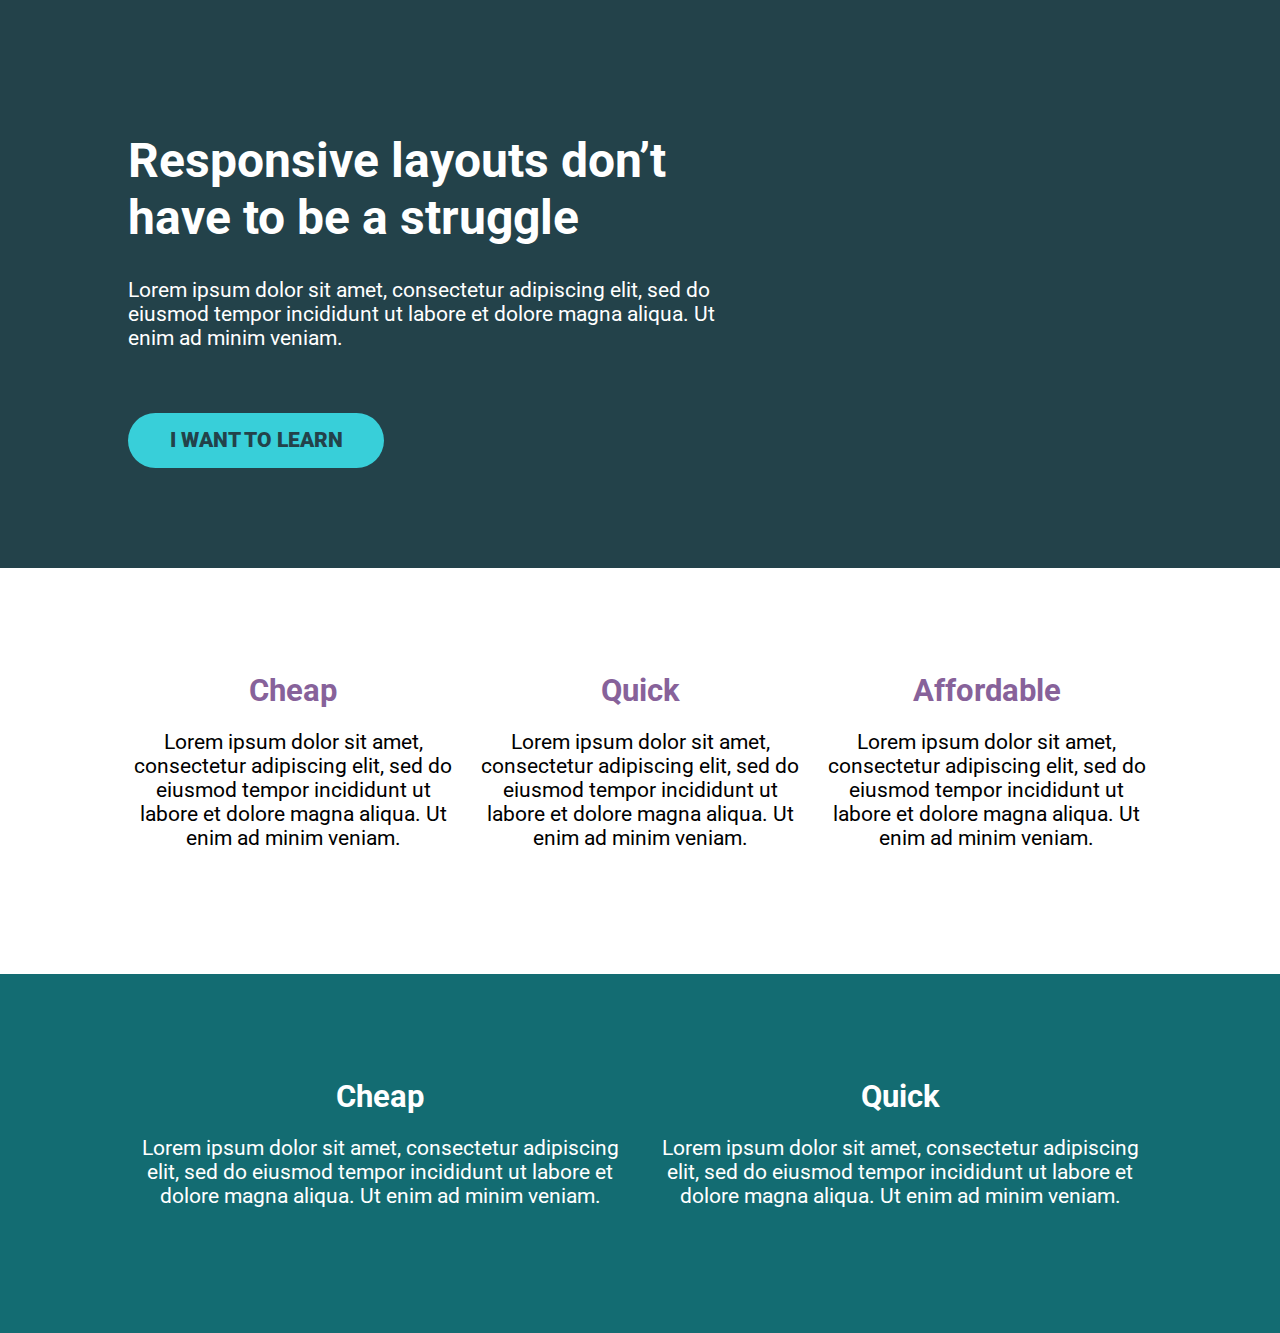
<file: day-eight/index.html>
<!DOCTYPE html>
<html lang="en">
  <head>
    <meta charset="UTF-8" />
    <meta name="viewport" content="width=device-width, initial-scale=1.0" />
    <title>Challenge time!</title>
    <link
      href="https://fonts.googleapis.com/css2?family=Roboto:wght@400;900&display=swap"
      rel="stylesheet"
    />
    <link rel="stylesheet" href="style.css" />
  </head>
  <body>
    <div class="hero">
      <div class="container">
        <div class="hero__text">
          <h1>Responsive layouts don’t have to be a struggle</h1>
          <p>
            Lorem ipsum dolor sit amet, consectetur adipiscing elit, sed do
            eiusmod tempor incididunt ut labore et dolore magna aliqua. Ut enim
            ad minim veniam.
          </p>
          <a href="#" class="btn">I want to learn</a>
        </div>
      </div>
    </div>
    <section class="container row">
        <div class="col">
          <h2 class="purple">Cheap</h2>
          <p>
            Lorem ipsum dolor sit amet, consectetur adipiscing elit, sed do
            eiusmod tempor incididunt ut labore et dolore magna aliqua. Ut enim
            ad minim veniam.
          </p>
        </div>
        <div class="col">
          <h2 class="purple">Quick</h2>
          <p>
            Lorem ipsum dolor sit amet, consectetur adipiscing elit, sed do
            eiusmod tempor incididunt ut labore et dolore magna aliqua. Ut enim
            ad minim veniam.
          </p>
        </div>
        <div class="col">
          <h2 class="purple">Affordable</h2>
          <p>
            Lorem ipsum dolor sit amet, consectetur adipiscing elit, sed do
            eiusmod tempor incididunt ut labore et dolore magna aliqua. Ut enim
            ad minim veniam.
          </p>
      </div>
    </section>
    <section class="light-blue">
      <div class="container  row">
          <div class="col">
            <h2>Cheap</h2>
            <p>
              Lorem ipsum dolor sit amet, consectetur adipiscing elit, sed do
              eiusmod tempor incididunt ut labore et dolore magna aliqua. Ut
              enim ad minim veniam.
            </p>
          </div>
          <div class="col">
            <h2>Quick</h2>
            <p>
              Lorem ipsum dolor sit amet, consectetur adipiscing elit, sed do
              eiusmod tempor incididunt ut labore et dolore magna aliqua. Ut
              enim ad minim veniam.
            </p>
          </div>
      </section>
    </div>
  </body>
</html>
</file>
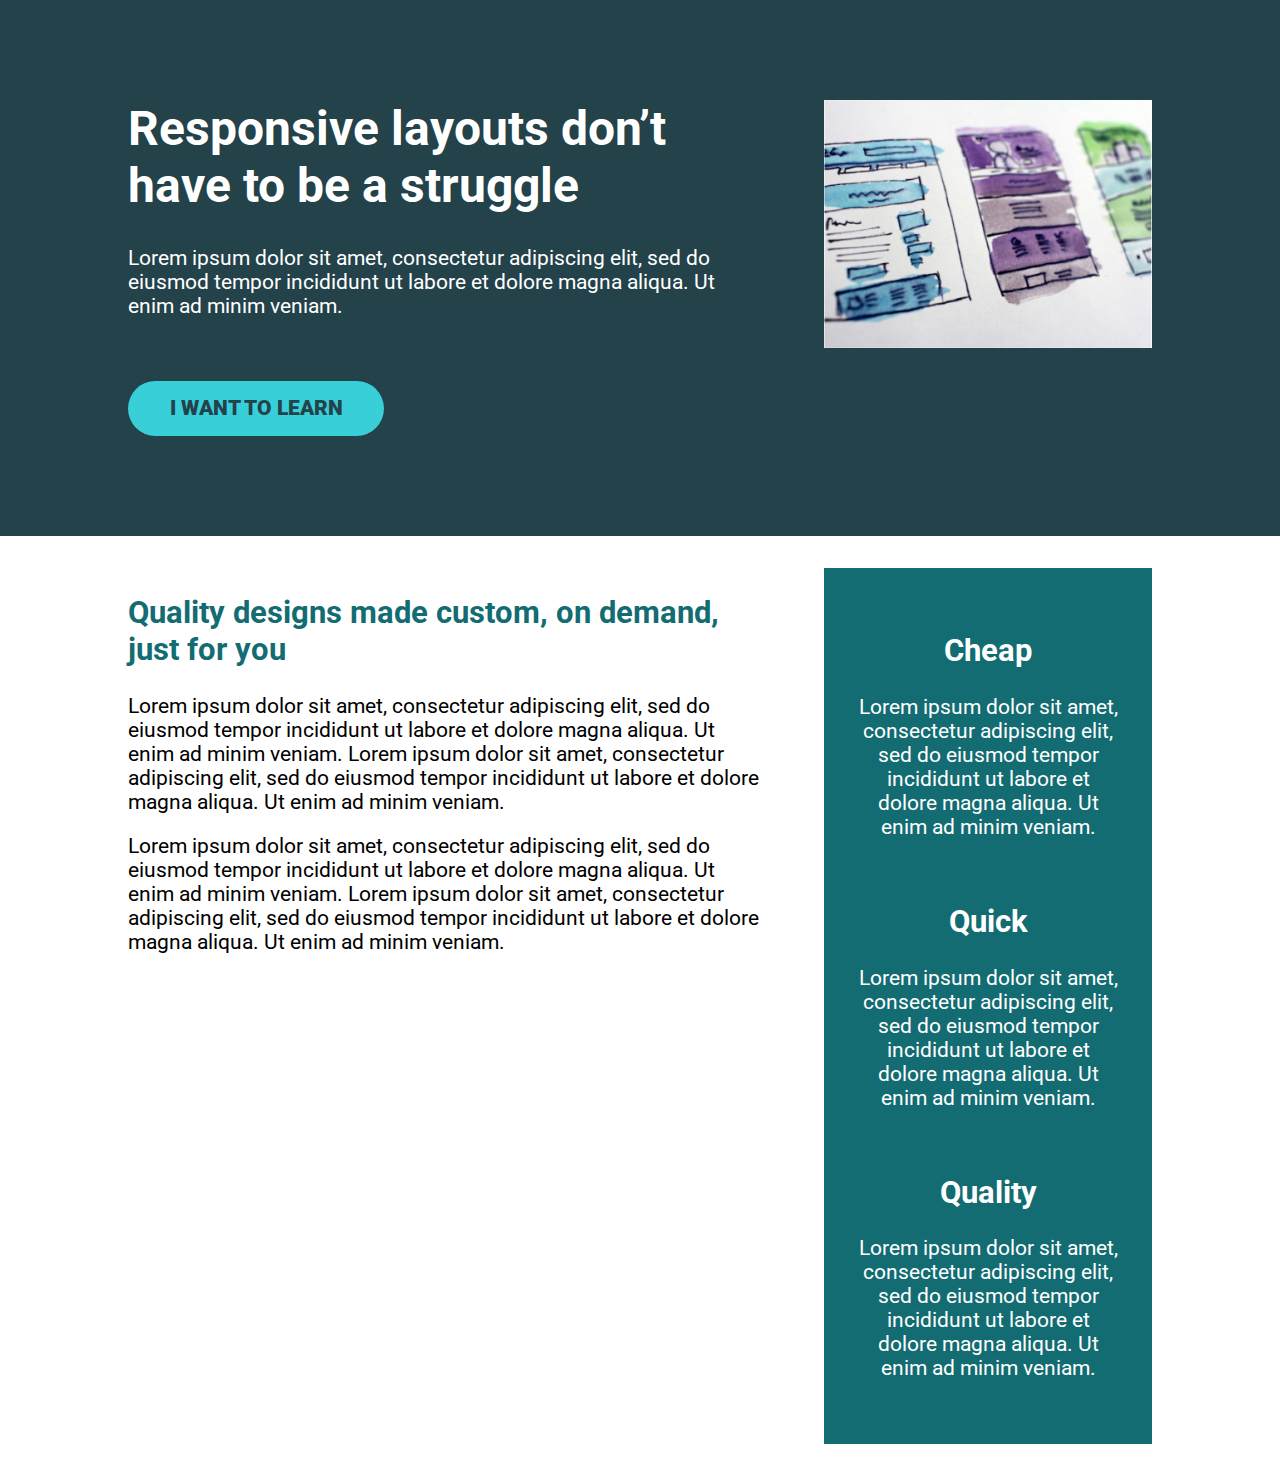
<file: day-nine/index.html>
<!DOCTYPE html>
<html lang="en">
  <head>
    <meta charset="UTF-8" />
    <meta name="viewport" content="width=device-width, initial-scale=1.0" />
    <title>Conquering Rsponsive Layouts</title>
    <link
      href="https://fonts.googleapis.com/css2?family=Roboto:wght@400;900&display=swap"
      rel="stylesheet"
    />
    <link rel="stylesheet" href="style.css" />
  </head>
  <body>
    <div class="hero">
      <div class="container row">
        <div class="hero__text">
          <h1>Responsive layouts don’t have to be a struggle</h1>
          <p>
            Lorem ipsum dolor sit amet, consectetur adipiscing elit, sed do
            eiusmod tempor incididunt ut labore et dolore magna aliqua. Ut enim
            ad minim veniam.
          </p>
          <a href="#" class="btn">I want to learn</a>
        </div>
        <div class="hero__img">
          <img src="./img/hero-img.jpg" alt="website sketches" />
        </div>
      </div>
    </div>
    <main>
      <section class="container row">
        <div class="section-content">
          <h2 class="text-blue">Quality designs made custom, on demand, just for you</h2>
          <p>
            Lorem ipsum dolor sit amet, consectetur adipiscing elit, sed do
            eiusmod tempor incididunt ut labore et dolore magna aliqua. Ut enim
            ad minim veniam. Lorem ipsum dolor sit amet, consectetur adipiscing
            elit, sed do eiusmod tempor incididunt ut labore et dolore magna
            aliqua. Ut enim ad minim veniam.
          </p>
          <p>
            Lorem ipsum dolor sit amet, consectetur adipiscing elit, sed do
            eiusmod tempor incididunt ut labore et dolore magna aliqua. Ut enim
            ad minim veniam. Lorem ipsum dolor sit amet, consectetur adipiscing
            elit, sed do eiusmod tempor incididunt ut labore et dolore magna
            aliqua. Ut enim ad minim veniam.
          </p>
        </div>
        <article class="col--blue">
          <div class="col__content">
            <h2>Cheap</h2>
            <p>
              Lorem ipsum dolor sit amet, consectetur adipiscing elit, sed do
              eiusmod tempor incididunt ut labore et dolore magna aliqua. Ut
              enim ad minim veniam.
            </p>
          </div>
          <div class="col__content">
            <h2>Quick</h2>
            <p>
              Lorem ipsum dolor sit amet, consectetur adipiscing elit, sed do
              eiusmod tempor incididunt ut labore et dolore magna aliqua. Ut
              enim ad minim veniam.
            </p>
          </div>
          <div class="col__content">
            <h2>Quality</h2>
            <p>
              Lorem ipsum dolor sit amet, consectetur adipiscing elit, sed do
              eiusmod tempor incididunt ut labore et dolore magna aliqua. Ut
              enim ad minim veniam.
            </p>
          </div>
        </article>
      </section>
    </main>
  </body>
</html>
</file>
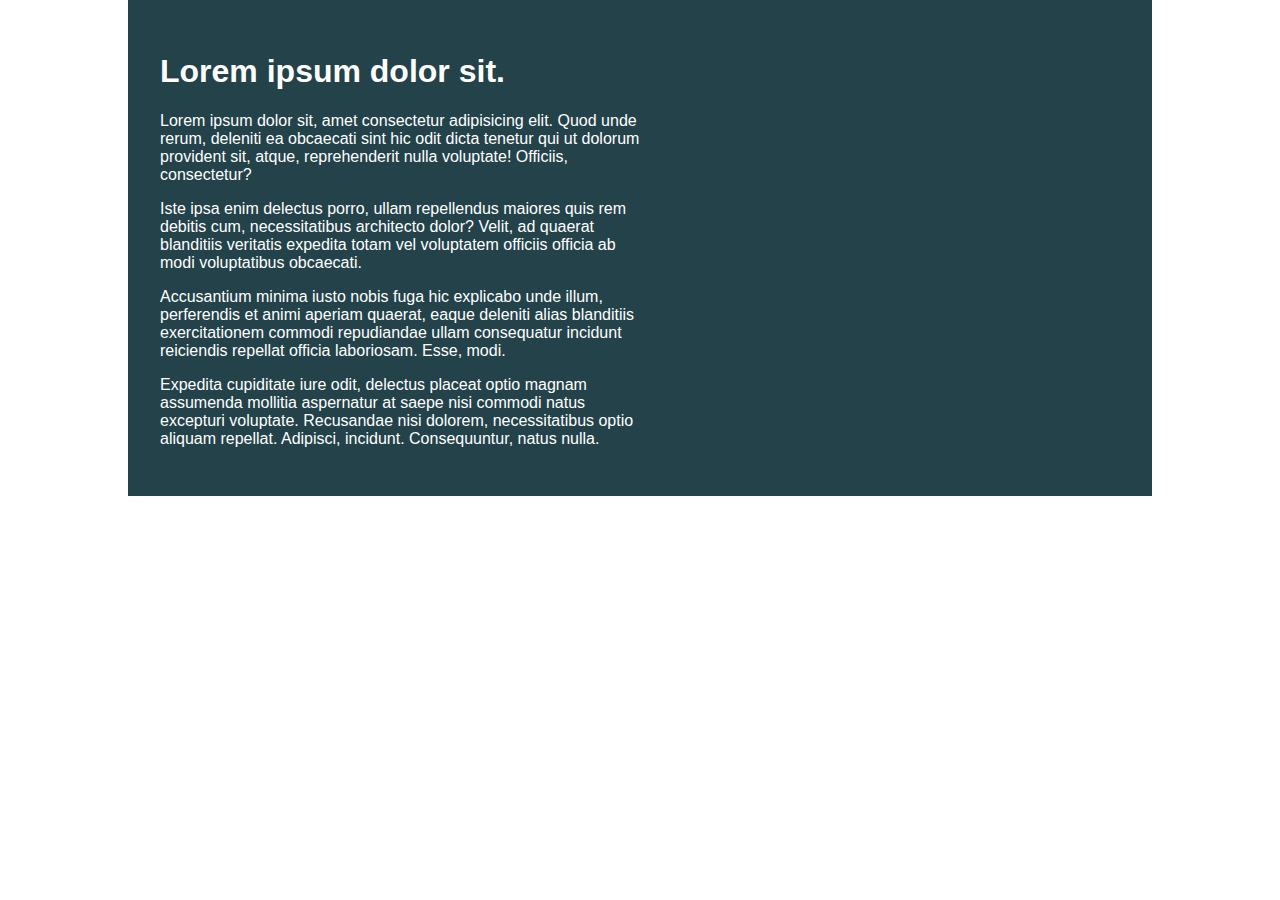
<file: day-one/index.html>
<!DOCTYPE html>
<html lang="en">

<head>
    <meta charset="UTF-8">
    <meta name="viewport" content="width=device-width, initial-scale=1.0">
    <title>Day 01</title>

    <link rel="stylesheet" href="style.css">
</head>

<body>
    <div class="container">
        <div class="intro-content">
            <h1>Lorem ipsum dolor sit.</h1>
            <p>Lorem ipsum dolor sit, amet consectetur adipisicing elit. Quod unde rerum, deleniti ea obcaecati sint hic
                odit dicta tenetur qui ut dolorum provident sit, atque, reprehenderit nulla voluptate! Officiis,
                consectetur?</p>
            <p>Iste ipsa enim delectus porro, ullam repellendus maiores quis rem debitis cum, necessitatibus architecto
                dolor? Velit, ad quaerat blanditiis veritatis expedita totam vel voluptatem officiis officia ab modi
                voluptatibus obcaecati.</p>
            <p>Accusantium minima iusto nobis fuga hic explicabo unde illum, perferendis et animi aperiam quaerat, eaque
                deleniti alias blanditiis exercitationem commodi repudiandae ullam consequatur incidunt reiciendis
                repellat officia laboriosam. Esse, modi.</p>
            <p>Expedita cupiditate iure odit, delectus placeat optio magnam assumenda mollitia aspernatur at saepe nisi
                commodi natus excepturi voluptate. Recusandae nisi dolorem, necessitatibus optio aliquam repellat.
                Adipisci, incidunt. Consequuntur, natus nulla.</p>
        </div>
    </div>
</body>

</html>
</file>
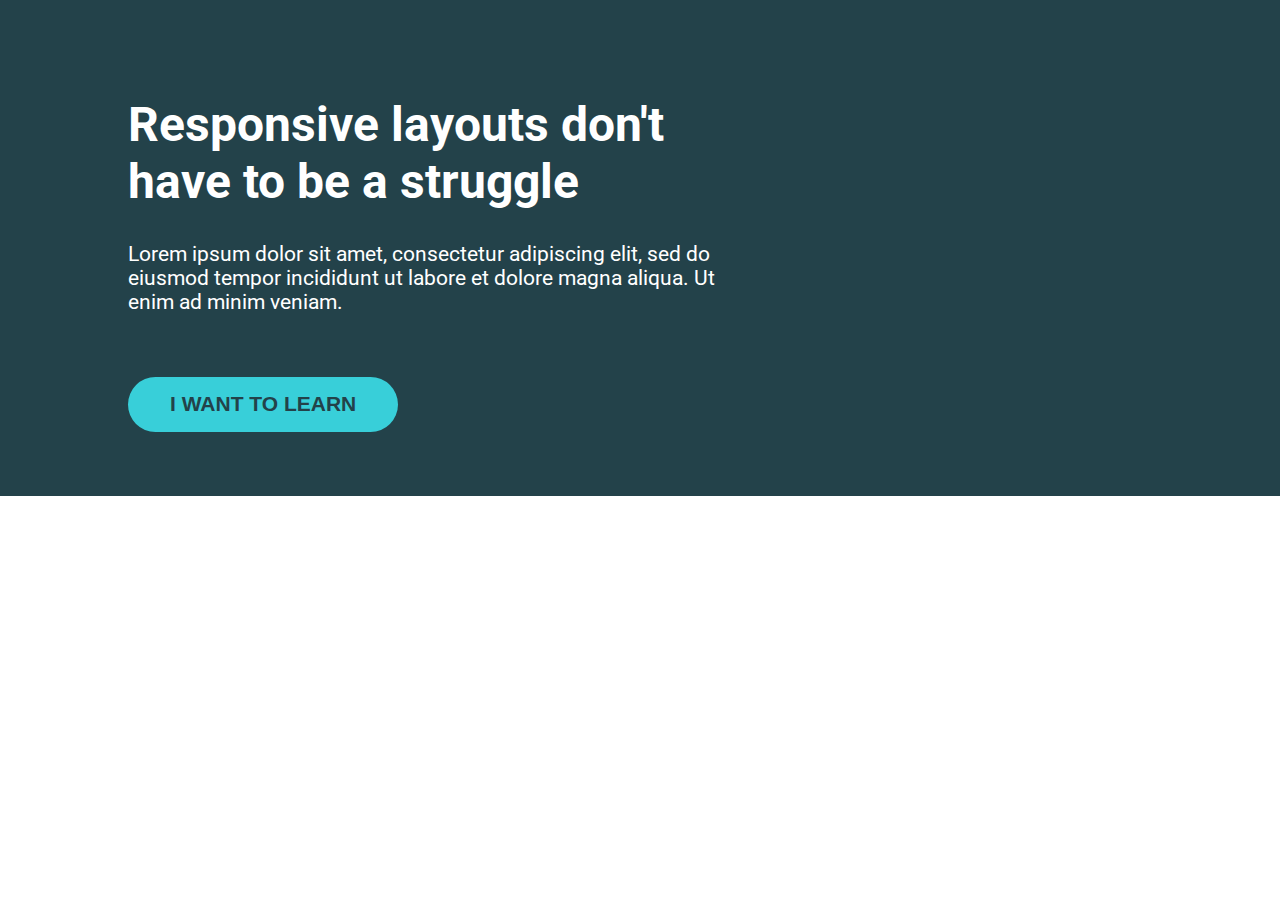
<file: day-three/index.html>
<!DOCTYPE html>
<html lang="en">
  <head>
    <meta charset="UTF-8" />
    <meta name="viewport" content="width=device-width, initial-scale=1.0" />
    <title>Document</title>
    <link rel="stylesheet" href="styles.css" />
    <link rel="preconnect" href="https://fonts.googleapis.com" />
    <link rel="preconnect" href="https://fonts.gstatic.com" crossorigin />
    <link
      href="https://fonts.googleapis.com/css2?family=Roboto&display=swap"
      rel="stylesheet"
    />
  </head>

  <body>
    <header class="container">
      <div class="content">
        <div class="container__text">
          <h1>Responsive layouts don't have to be a struggle</h1>
          <p>
            Lorem ipsum dolor sit amet, consectetur adipiscing elit, sed do
            eiusmod tempor incididunt ut labore et dolore magna aliqua. Ut enim
            ad minim veniam.
          </p>
          <button class="btn">I WANT TO LEARN</button>
        </div>
      </div>
    </header>
    <div>
      
    </div>
  </body>
</html>
</file>
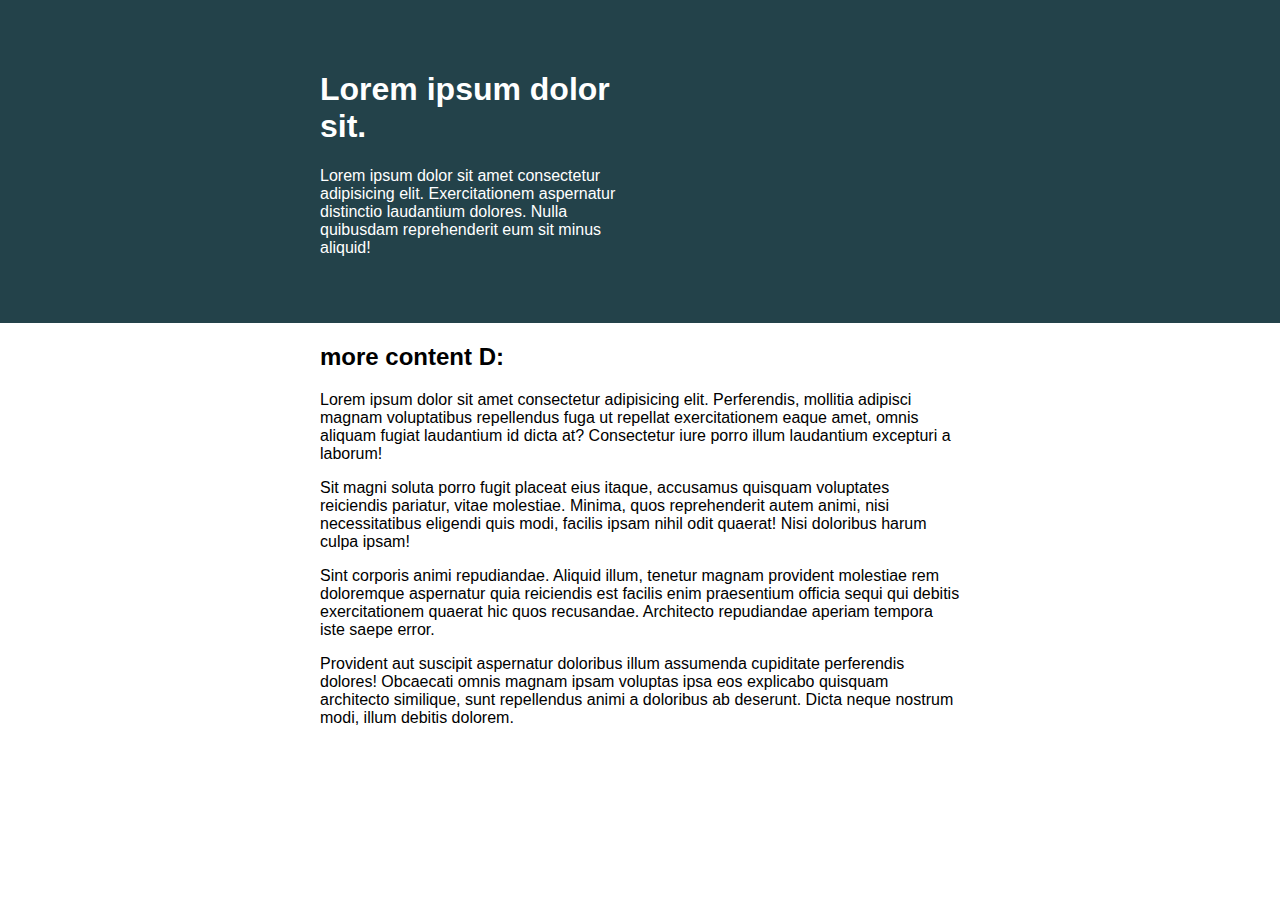
<file: day-two/index.html>
<!DOCTYPE html>
<html lang="en">
<head> 
    <meta charset="UTF-8">
    <meta name="viewport" content="width=device-width, initial-scale=1.0">
    <title>Day 01</title>
 
    <link rel="stylesheet" href="style.css">
</head>
<body>

    <div class="container">
        <div class="intro-content">
            <h1>Lorem ipsum dolor sit.</h1>
            <p>Lorem ipsum dolor sit amet consectetur adipisicing elit. Exercitationem aspernatur distinctio laudantium dolores. Nulla quibusdam reprehenderit eum sit minus aliquid!</p>
        </div>
    </div>

    <div class="more-content">
        <h2>more content D:</h2>
        <p>Lorem ipsum dolor sit amet consectetur adipisicing elit. Perferendis, mollitia adipisci magnam voluptatibus repellendus fuga ut repellat exercitationem eaque amet, omnis aliquam fugiat laudantium id dicta at? Consectetur iure porro illum laudantium excepturi a laborum!</p>
        <p>Sit magni soluta porro fugit placeat eius itaque, accusamus quisquam voluptates reiciendis pariatur, vitae molestiae. Minima, quos reprehenderit autem animi, nisi necessitatibus eligendi quis modi, facilis ipsam nihil odit quaerat! Nisi doloribus harum culpa ipsam!</p>
        <p>Sint corporis animi repudiandae. Aliquid illum, tenetur magnam provident molestiae rem doloremque aspernatur quia reiciendis est facilis enim praesentium officia sequi qui debitis exercitationem quaerat hic quos recusandae. Architecto repudiandae aperiam tempora iste saepe error.</p>
        <p>Provident aut suscipit aspernatur doloribus illum assumenda cupiditate perferendis dolores! Obcaecati omnis magnam ipsam voluptas ipsa eos explicabo quisquam architecto similique, sunt repellendus animi a doloribus ab deserunt. Dicta neque nostrum modi, illum debitis dolorem.</p>
    </div>
    

</body>
</html>
</file>
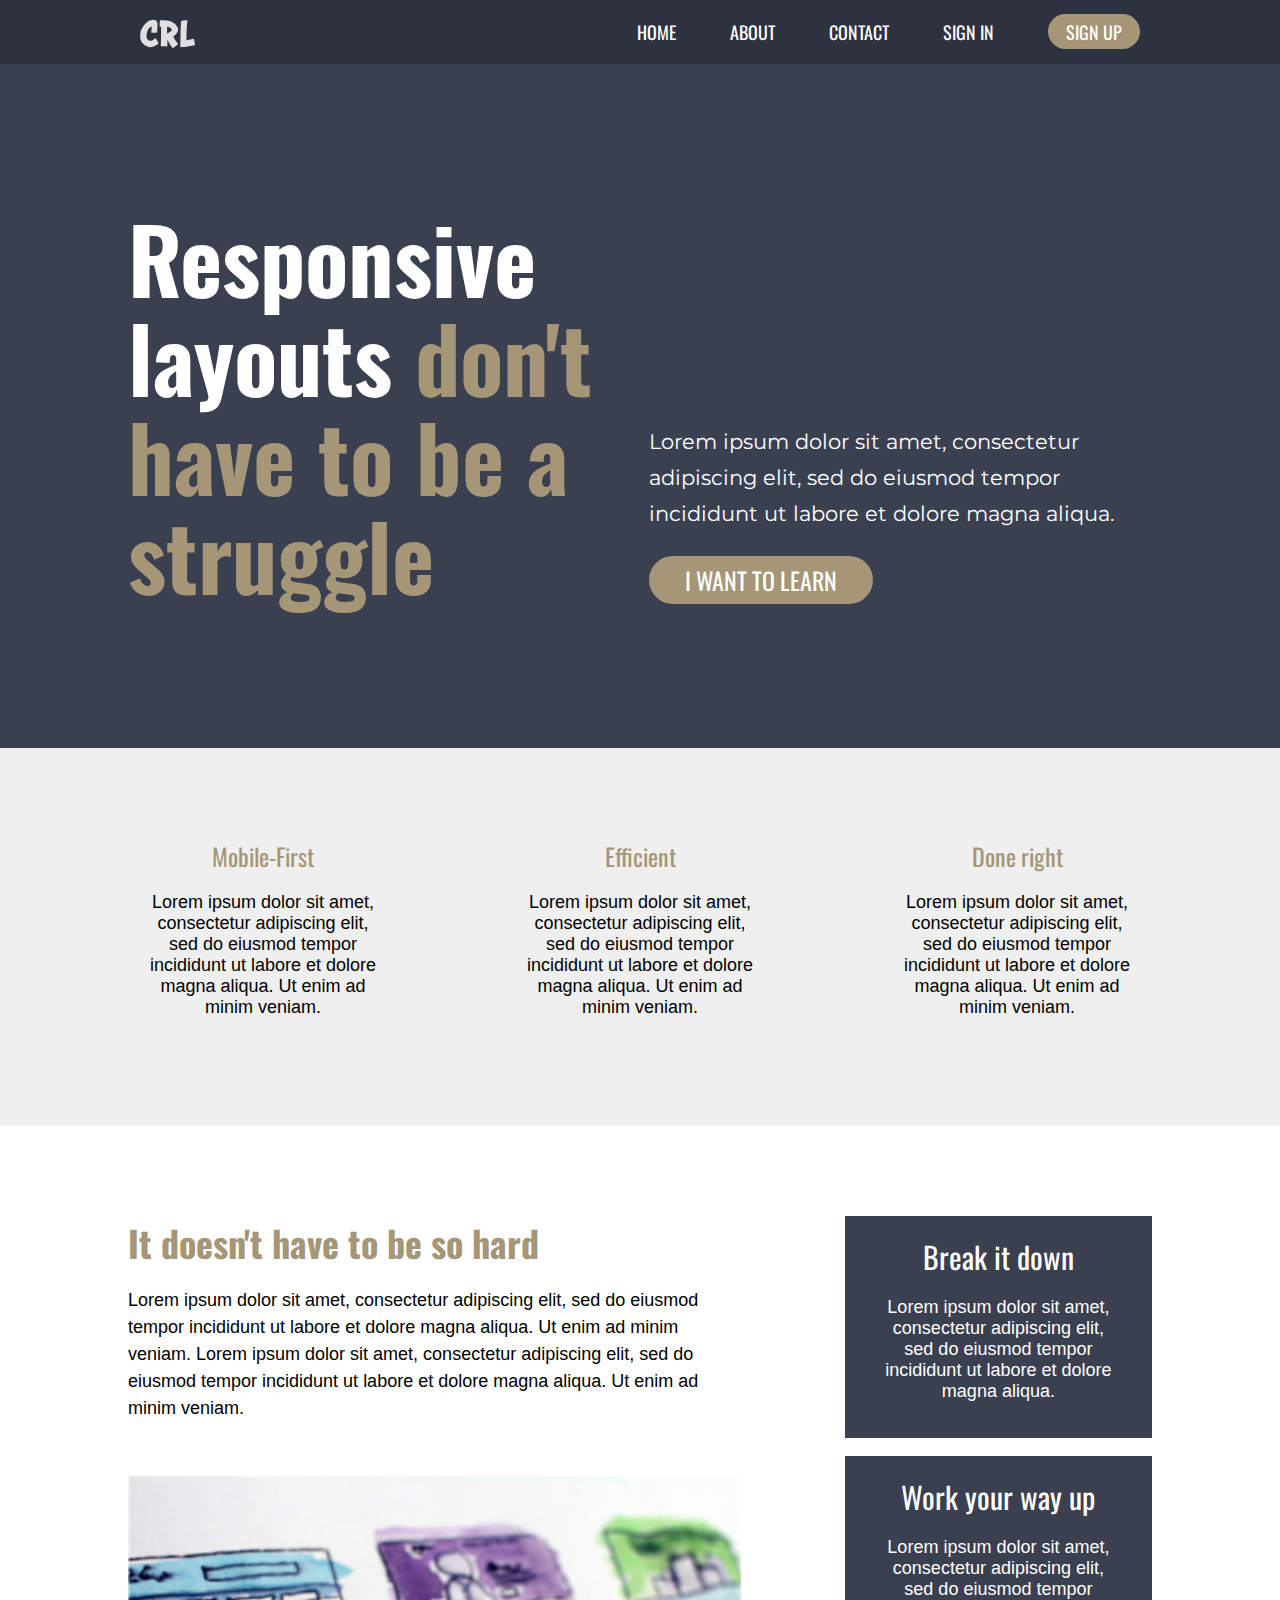
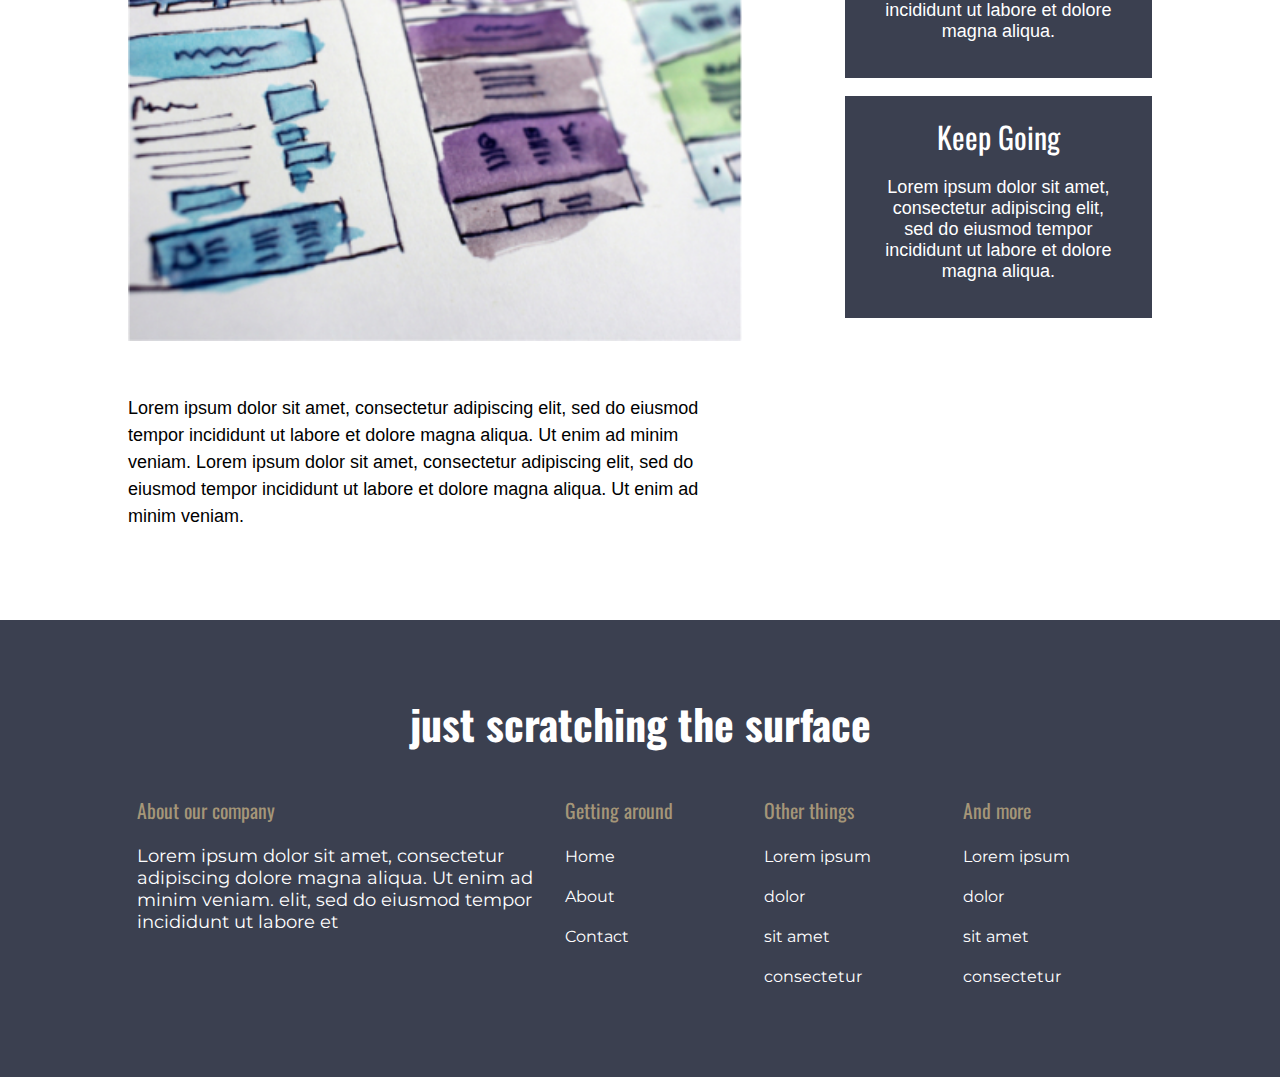
<file: final/index.html>
<!DOCTYPE html>
<html lang="en">
  <head>
    <meta charset="UTF-8" />
    <meta name="viewport" content="width=device-width, initial-scale=1.0" />
    <link rel="stylesheet" href="style.css" />
    <title>Document</title>
  </head>
  <body>
    <header class="header">
      <nav class="nav">
        <div class="container row navbar">
          <img src="img/logo.svg" alt="logo" />
          <div class="nav__lists">
            <ul class="nav__list nav__list--primary">
              <li class="nav__item"><a href="/">Home</a></li>
              <li class="nav__item"><a href="/about">About</a></li>
              <li class="nav__item"><a href="/contact">Contact</a></li>
            </ul>
            <ul class="nav__list nav_list--secondary">
              <li class="nav__item"><a href="/signin">Sign In</a></li>
              <li class="nav__item nav__button">
                <a href="/signup">Sign Up</a>
              </li>
            </ul>
          </div>
        </div>
      </nav>
      <div class="header-content">
        <div class="container row">
          <div class="header__title col">
            <h2 class="title">
              Responsive layouts
              <span class="color--bronze">don't have to be a struggle</span>
            </h2>
          </div>
          <div class="header__subtitle col">
            <h3>
              Lorem ipsum dolor sit amet, consectetur adipiscing elit, sed do
              eiusmod tempor incididunt ut labore et dolore magna aliqua.
            </h3>
            <button class="button">I want to learn</button>
          </div>
        </div>
      </div>
    </header>
    <main class="main">
      <section class="section-one">
        <div class="container row section__one__content">
          <div class="section__item">
            <div class="section__item--title">Mobile-First</div>
            <p class="section__item--content">
              Lorem ipsum dolor sit amet, consectetur adipiscing elit, sed do
              eiusmod tempor incididunt ut labore et dolore magna aliqua. Ut
              enim ad minim veniam.
            </p>
          </div>
          <div class="section__item">
            <div class="section__item--title">Efficient</div>
            <p class="section__item--content">
              Lorem ipsum dolor sit amet, consectetur adipiscing elit, sed do
              eiusmod tempor incididunt ut labore et dolore magna aliqua. Ut
              enim ad minim veniam.
            </p>
          </div>
          <div class="section section__item">
            <div class="section__item--title">Done right</div>
            <p class="section__item--content">
              Lorem ipsum dolor sit amet, consectetur adipiscing elit, sed do
              eiusmod tempor incididunt ut labore et dolore magna aliqua. Ut
              enim ad minim veniam.
            </p>
          </div>
        </div>
      </section>
      <div class="section-two">
        <div class="container row flex-start section__two--items">
          <div class="section-two__content--left">
            <h2 class="section__item--title title-large">
              It doesn't have to be so hard
            </h2>
            <p>
              Lorem ipsum dolor sit amet, consectetur adipiscing elit, sed do
              eiusmod tempor incididunt ut labore et dolore magna aliqua. Ut
              enim ad minim veniam. Lorem ipsum dolor sit amet, consectetur
              adipiscing elit, sed do eiusmod tempor incididunt ut labore et
              dolore magna aliqua. Ut enim ad minim veniam.
            </p>
            <img
              src="img/hero-img.jpg"
              alt="watercolor sketches of responsive layouts"
            />
            <p>
              Lorem ipsum dolor sit amet, consectetur adipiscing elit, sed do
              eiusmod tempor incididunt ut labore et dolore magna aliqua. Ut
              enim ad minim veniam. Lorem ipsum dolor sit amet, consectetur
              adipiscing elit, sed do eiusmod tempor incididunt ut labore et
              dolore magna aliqua. Ut enim ad minim veniam.
            </p>
          </div>
          <div class="section-two__content--right">
            <div class="section__item--column">
              <h3 class="section__item--title white font-30">Break it down</h3>
              <div class="section__item--content">
                Lorem ipsum dolor sit amet,
                consectetur adipiscing elit, sed do
                eiusmod tempor incididunt ut
                labore et dolore magna aliqua.
              </div>
            </div>
            <div class="section__item--column">
              <h3 class="section__item--title white font-30">Work your way up</h3>
              <div class="section__item--content">
                Lorem ipsum dolor sit amet,
                consectetur adipiscing elit, sed do
                eiusmod tempor incididunt ut
                labore et dolore magna aliqua.
              </div>
            </div>
            <div class="section__item--column">
              <h3 class="section__item--title white font-30">Keep Going</h3>
              <div class="section__item--content">
                Lorem ipsum dolor sit amet,
                consectetur adipiscing elit, sed do
                eiusmod tempor incididunt ut
                labore et dolore magna aliqua.
              </div>
            </div>
          </div>
        </div>
      </div>
    </main>
    <footer class="footer">
      <div class="container">
        <h2 class="footer__title">just scratching the surface</h2>
        <div class="footer__content">
          <div class="footer__block footer__content--1">
            <h3 class="footer__subtitle">About our company</h3>
            <p class="footer__paragraph">
              Lorem ipsum dolor sit amet, consectetur adipiscing
              dolore magna aliqua. Ut enim ad minim veniam.
              elit, sed do eiusmod tempor incididunt ut labore et
            </p>
          </div>
          <div class="footer__block footer__content--2">
            <h3 class="footer__subtitle">Getting around</h3>
            <ul class="footer__links">
              <li class="footer__link"><a href="/">Home</a></li>
              <li class="footer__link"><a href="/about">About</a></li>
              <li class="footer__link"><a href="/contact">Contact</a></li>
            </ul>
          </div>
          <div class="footer__block footer__content--3">
            <h3 class="footer__subtitle">Other things</h3>
            <ul class="footer__links">
              <li class="footer__link"><a href="/">Lorem ipsum</a></li>
              <li class="footer__link"><a href="/">dolor</a></li>
              <li class="footer__link"><a href="/">sit amet</a></li>
              <li class="footer__link"><a href="/">consectetur</a></li>
            </ul>
          </div>
          <div class="footer__block footer__content--4">
            <h3 class="footer__subtitle">And more</h3>
            <ul class="footer__links">
              <li class="footer__link"><a href="/">Lorem ipsum</a></li>
              <li class="footer__link"><a href="/">dolor</a></li>
              <li class="footer__link"><a href="/">sit amet</a></li>
              <li class="footer__link"><a href="/">consectetur</a></li>
            </ul>
          </div>
        </div>
      </div>
    </footer>
  </body>
</html>
</file>
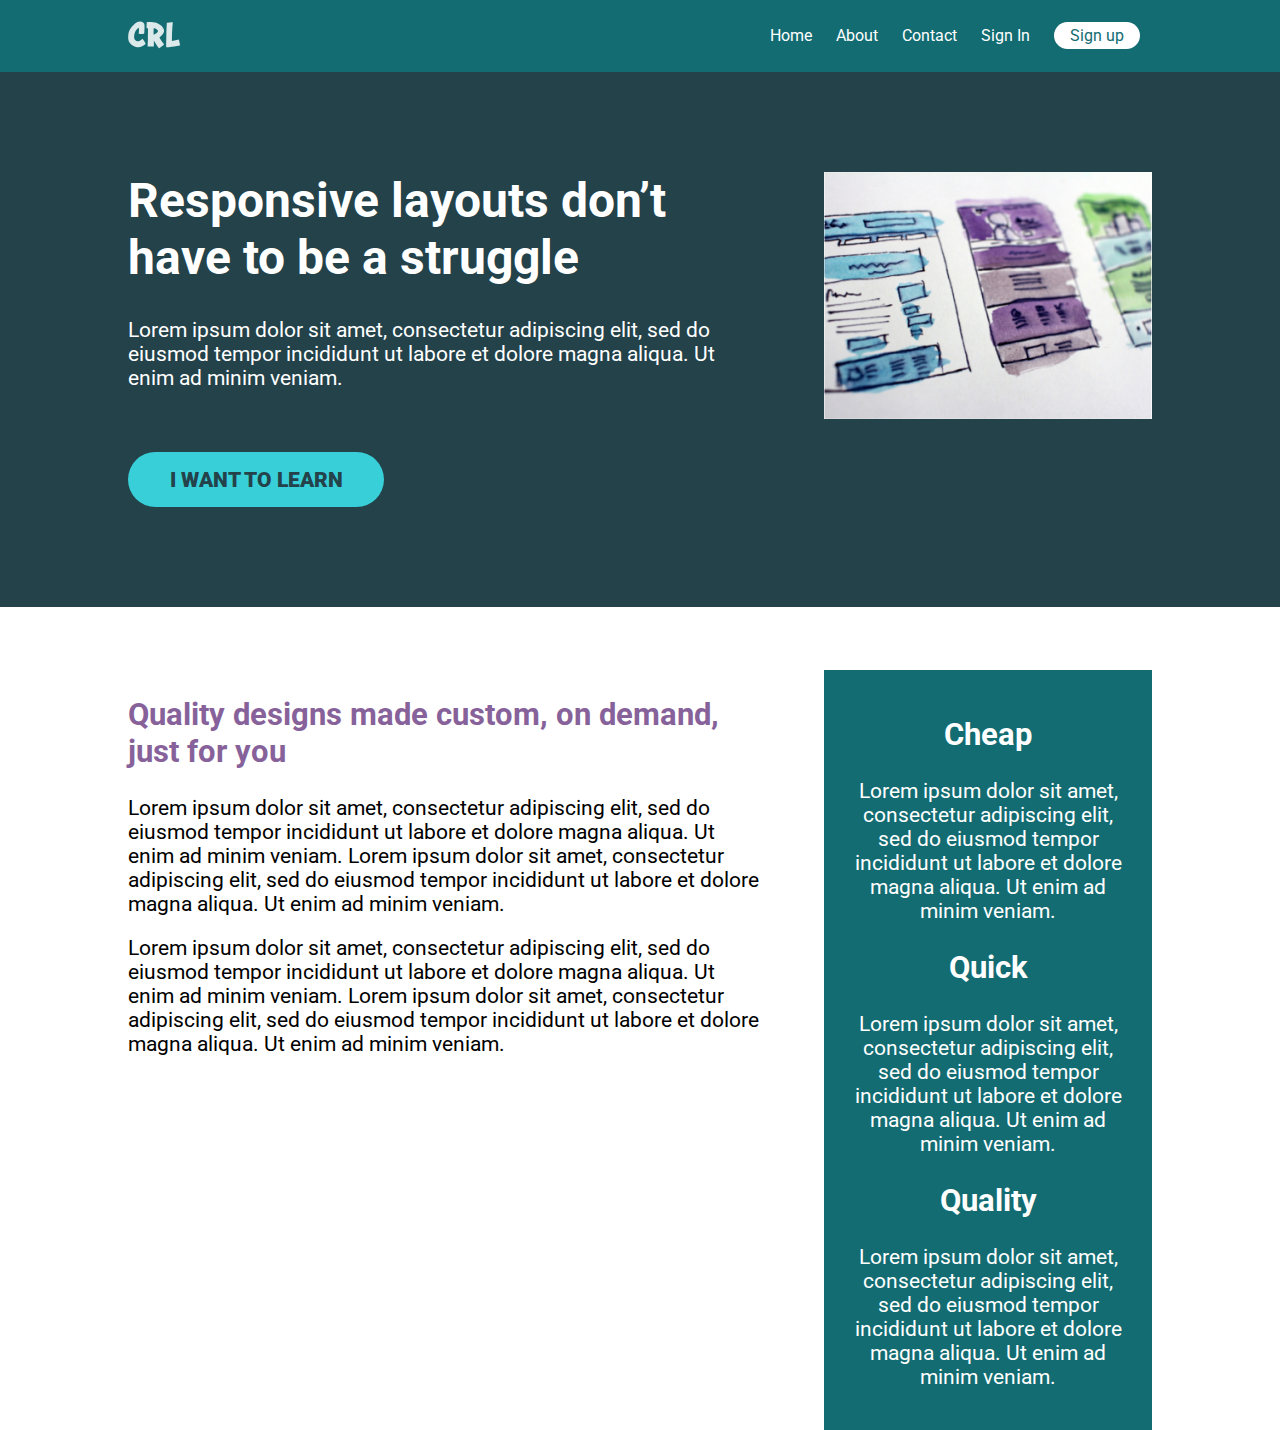
<file: nav-challenge 2/index.html>
<!DOCTYPE html>
<html lang="en">
<head>
    <meta charset="UTF-8">
    <meta name="viewport" content="width=device-width, initial-scale=1.0">
    <title>Conquering Responsive Layouts</title>
    <link href="https://fonts.googleapis.com/css2?family=Roboto:wght@400;900&display=swap" rel="stylesheet"> 
    <link rel="stylesheet" href="style.css">
</head>
<body>
    <header> 
        <div class="container row">
            <button class="nav-toggle" aria-label="open navigation">
                <span class="hamburger"></span>
            </button>
            <a class="logo" href="#">
                <img src="img/logo.svg" alt="conquering responsive layouts">
            </a>
            <nav class="nav">
                <ul class="nav__list nav__list--primary">
                    <li class="nav__item"><a href="#" class="nav__link">Home</a></li>
                    <li class="nav__item"><a href="#" class="nav__link">About</a></li>
                    <li class="nav__item"><a href="#" class="nav__link">Contact</a></li>
                </ul>
                <ul class="nav__list nav__list--secondary">
                    <li class="nav__item"><a href="#" class="nav__link">Sign In</a></li>
                    <li class="nav__item"><a href="#" class="nav__link nav__link--button">Sign up</a></li>
                </ul>
            </nav>
        </div>
    </header>
    
    <section class="hero">
        <div class="container row">
            <div class="hero__text">
                <h1>Responsive layouts don’t have to be a struggle</h1>
                <p>Lorem ipsum dolor sit amet, consectetur adipiscing elit, sed do eiusmod tempor incididunt ut labore et dolore magna aliqua. Ut enim ad minim veniam.</p>
                <a href="#" class="btn">I want to learn</a>
            </div>
            <img src="img/hero-img.jpg" alt="UX design sketches" class="hero__img">
        </div>
    </section> 

    <main class="main container row">
            <section class="primary-content">
                <h2 class="section-title">Quality designs made custom, on demand, just for you</h2>
                <p>Lorem ipsum dolor sit amet, consectetur adipiscing elit, sed do eiusmod tempor incididunt ut labore et dolore magna aliqua. Ut enim ad minim veniam. Lorem ipsum dolor sit amet, consectetur adipiscing elit, sed do eiusmod tempor incididunt ut labore et dolore magna aliqua. Ut enim ad minim veniam.</p>
                <p>Lorem ipsum dolor sit amet, consectetur adipiscing elit, sed do eiusmod tempor incididunt ut labore et dolore magna aliqua. Ut enim ad minim veniam. Lorem ipsum dolor sit amet, consectetur adipiscing elit, sed do eiusmod tempor incididunt ut labore et dolore magna aliqua. Ut enim ad minim veniam.</p>
            </section>
            <aside class="sidebar">
                <h2 class="sidebar-title">Cheap</h2>
                <p>Lorem ipsum dolor sit amet, consectetur adipiscing elit, sed do eiusmod tempor incididunt ut labore et dolore magna aliqua. Ut enim ad minim veniam.</p>

                <h2 class="sidebar-title">Quick</h2>
                <p>Lorem ipsum dolor sit amet, consectetur adipiscing elit, sed do eiusmod tempor incididunt ut labore et dolore magna aliqua. Ut enim ad minim veniam.</p>

                <h2 class="sidebar-title">Quality</h2>
                <p>Lorem ipsum dolor sit amet, consectetur adipiscing elit, sed do eiusmod tempor incididunt ut labore et dolore magna aliqua. Ut enim ad minim veniam.</p>
            </aside>
    </main>

    <script src="main.js"></script>

</body>
</html>
</file>
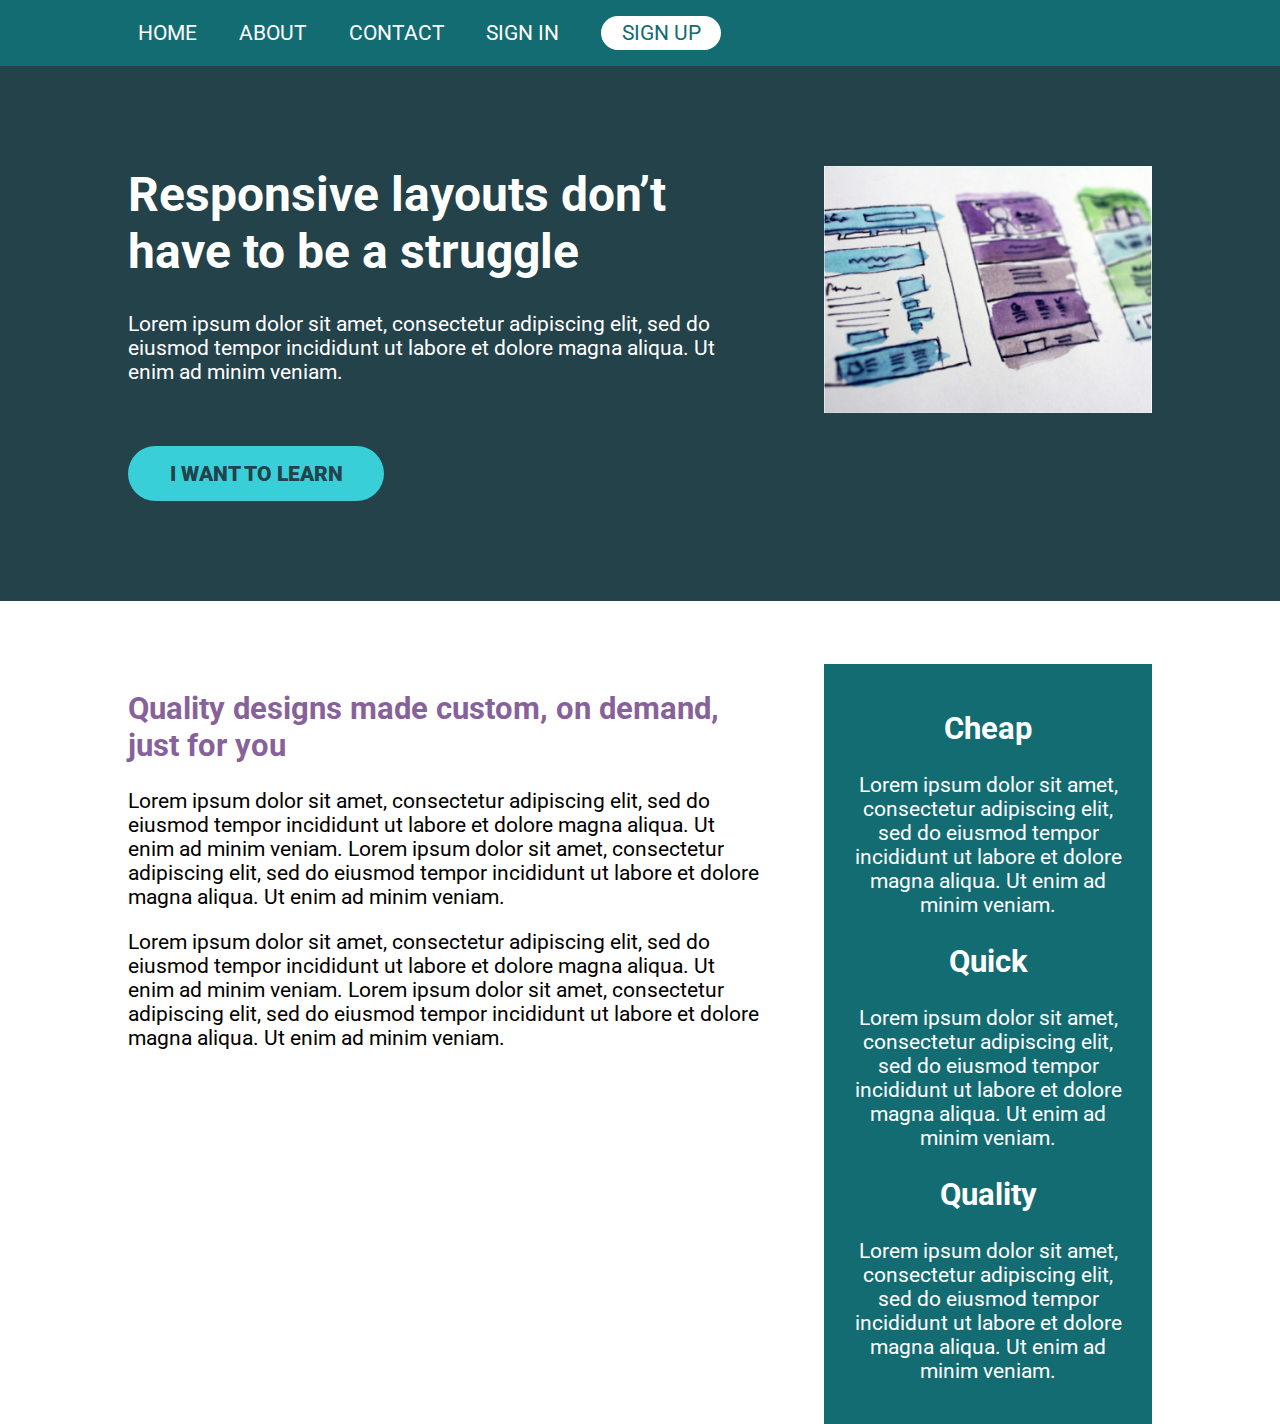
<file: nav-challenge/index.html>
<!DOCTYPE html>
<html lang="en">
<head>
    <meta charset="UTF-8">
    <meta name="viewport" content="width=device-width, initial-scale=1.0">
    <title>Conquering Responsive Layouts</title>
    <link href="https://fonts.googleapis.com/css2?family=Roboto:wght@400;900&display=swap" rel="stylesheet"> 
    <link rel="stylesheet" href="style.css">
</head>
<body>
    <header>
        <div class="container">
            <nav class="nav">
                <ul class="nav__list">
                    <li class="nav__item"><a href="#" class="nav__link">Home</a></li>
                    <li class="nav__item"><a href="#" class="nav__link">About</a></li>
                    <li class="nav__item"><a href="#" class="nav__link">Contact</a></li>
                    <li class="nav__item"><a href="#" class="nav__link">Sign In</a></li>
                    <li class="nav__item"><a href="#" class="nav__link nav__link--button">Sign up</a></li>
                </ul>
            </nav>
        </div>
    </header>

    <section class="hero">
        <div class="container row">
            <div class="hero__text">
                <h1>Responsive layouts don’t have to be a struggle</h1>
                <p>Lorem ipsum dolor sit amet, consectetur adipiscing elit, sed do eiusmod tempor incididunt ut labore et dolore magna aliqua. Ut enim ad minim veniam.</p>
                <a href="#" class="btn">I want to learn</a>
            </div>
            <img src="img/hero-img.jpg" alt="UX design sketches" class="hero__img">
        </div>
    </section> 

    <main class="main container row">
            <section class="primary-content">
                <h2 class="section-title">Quality designs made custom, on demand, just for you</h2>
                <p>Lorem ipsum dolor sit amet, consectetur adipiscing elit, sed do eiusmod tempor incididunt ut labore et dolore magna aliqua. Ut enim ad minim veniam. Lorem ipsum dolor sit amet, consectetur adipiscing elit, sed do eiusmod tempor incididunt ut labore et dolore magna aliqua. Ut enim ad minim veniam.</p>
                <p>Lorem ipsum dolor sit amet, consectetur adipiscing elit, sed do eiusmod tempor incididunt ut labore et dolore magna aliqua. Ut enim ad minim veniam. Lorem ipsum dolor sit amet, consectetur adipiscing elit, sed do eiusmod tempor incididunt ut labore et dolore magna aliqua. Ut enim ad minim veniam.</p>
            </section>
            <aside class="sidebar">
                <h2 class="sidebar-title">Cheap</h2>
                <p>Lorem ipsum dolor sit amet, consectetur adipiscing elit, sed do eiusmod tempor incididunt ut labore et dolore magna aliqua. Ut enim ad minim veniam.</p>

                <h2 class="sidebar-title">Quick</h2>
                <p>Lorem ipsum dolor sit amet, consectetur adipiscing elit, sed do eiusmod tempor incididunt ut labore et dolore magna aliqua. Ut enim ad minim veniam.</p>

                <h2 class="sidebar-title">Quality</h2>
                <p>Lorem ipsum dolor sit amet, consectetur adipiscing elit, sed do eiusmod tempor incididunt ut labore et dolore magna aliqua. Ut enim ad minim veniam.</p>
            </aside>
    </main>

    

</body>
</html>
</file>
<file: day-eight/style.css>
/* 
////// For this challenge ///////

- You will have to modify the HTML

- You can add new classes in the HTML
  if you need to

// Requirements
1. The headings in the first row must be
   a different color
2. The two .col at the bottom must go next
   to one another
3. The section at the bottom should have
   a dark background color and a different
   color of text
4. I've removed the "gap" that I created,
   so you'll have to add it back in

   */

*,
*::before,
*::after {
  box-sizing: border-box;
}

body {
  margin: 0;
  font-family: "Roboto", sans-serif;
  font-size: 1.3rem;
}

h1 {
  font-size: 3rem;
}

.container {
  width: 80%;
  max-width: 1100px;
  margin: 0 auto;
}

.row {
  /* display: flex => flex container */
  display: flex;

  /* can't use yet */
  gap: 1rem;
  padding: 3em 0;
}

.col {
  /* these are now flex items */
  width: 100%;
  display: flex;
  text-align: center;
  flex-direction: column;
  margin: 2em 0em;
}

h2 {
  margin: 0 auto;
}

.purple {
  color: #87629a;
}

.light-blue {
  background-color: #136c72;
}

.hero {
  padding: 100px 0;
  background-color: #23424a;
  color: #fff;
}

.hero__text {
  width: 60%;
}

.hero p {
  margin-bottom: 3em;
}

.btn {
  display: inline-block;
  text-decoration: none;
  text-transform: uppercase;
  color: #23424a;
  font-weight: 900;
  background-color: #38cfd9;
  padding: 0.75em 2em;
  border-radius: 100px;
}

.btn:hover,
.btn:focus {
  opacity: 0.75;
}

.light-blue {
  background-color: #136c72;
  margin: 0 auto;
  width: 100%;
  color: white;
}
</file>
<file: day-nine/style.css>
/* 
////// For this challenge ///////

- All text is in the text.md file

// Requirements
1. Refer to the design specs for the
   overall layout 
2. The image should line up with
   the sidebar in the section
   below

*/

*, *::before, *::after {
    box-sizing: border-box;
}

body {
    margin: 0;
    font-family: 'Roboto', sans-serif;
    font-size: 1.3rem;
}

img {
    max-width: 100%;
}

h1 {
    font-size: 3rem;
    margin-top: 0;
}

.btn {
    display: inline-block;
    text-decoration: none;
    text-transform: uppercase; 
    color: #23424A;
    font-weight: 900;
    background-color: #38CFD9;
    padding: .75em 2em;
    border-radius: 100px;
}

.btn:hover,
.btn:focus {
    opacity: .75; 
}

.text-blue {
    color: #136C72;
}

.container {
    width: 80%;
    max-width: 1100px;
    margin: 0 auto;
}

.row {
    /* display: flex => flex container */
    display: flex;
    justify-content: space-between;
    /* can't use yet */
    /* gap: 100px; */
}

.col {
    /* these are now flex items */
    width: 100%;
}

.col--blue {
    padding: 0rem 2rem;
    text-align: center;
}

.col__content {
    margin: 4rem 0;
}

.col + .col {
    margin-left: 30px;
}

.hero {
    padding: 100px 0;
    background-color: #23424A;
    color: #FFF;
}

.hero__text,
.section-content { 
    width: 62%;
}

.hero__img,
article {
    width: 32%;
    align-self: flex-start;
}

.hero p {
    margin-bottom: 3em;
}

main {
    padding: 2rem 0;
}

article {
    color: white;
    background-color: #136C72;
}
</file>
<file: day-one/style.css>
/* INSTRUCTIONS
 *
 * 1) Limit the total width of
 *    the .intro-conent to about half
 *    of it's parent
 *
 * 2) Stop the text from overflowing
 *    out the bottom at small screen
 *    widths
 *
 * You may modify the HTML if needed
 *
 */

* {
  box-sizing: border-box;
}

body {
  margin: 0;
  font-family: sans-serif;
}

.container {
  background: #23424a;
  color: white;

  width: 80%;
  margin: 0 auto;

  padding: 2em;
}

.intro-content {
  width: 50%;
}
</file>
<file: day-three/styles.css>
* {
  box-sizing: border-box;
}

html,
body {
  margin: 0;
  padding: 0;
  font-family: "Roboto", sans-serif;
}

body {
  font-size: 1.3rem;
}

.container {
  padding: 4rem 0;
  background-color: #23424a;
  color: #fff;
}

.container__text {
  width: 60%;
}

.content {
  width: 80%;
  max-width: 1200px;
  margin: 0 auto;
}

.content h1 {
  font-size: 3rem;
}

.content p {
  margin-bottom: 3em;
}

.btn {
  display: inline-block;
  background-color: #38cfd9;
  color: #23424a;
  font-weight: bold;
  padding: 0.75em 2em;
  border-radius: 2em;
  font-size: 21px;
  border: none;
}

.btn:hover {
  cursor: pointer;
}

.btn:focus {
  opacity: 0.75;
}
</file>
<file: day-two/style.css>
/* INSTRUCTIONS
 *
 * 1) Keep the text inside .intro-content
 *    in the same place, but have the background
 *    extend from one side of the viewport
 *    to the other, no matter how wide or narrow
 *    the browser is.
 *
 * 2) Limit the maximum width of the text in the
 *    bottom area.
 *
 * You may modify the HTML if needed
 * (you probably should for this challenge)
 *
 */

* {
  box-sizing: border-box;
}

body {
  margin: 0;
  font-family: sans-serif;
}

.container {
  width: 100%;
  background: #23424a;
  color: white;
  padding: 50px 0;
}

.intro-content{
  width: 50%;
  margin: 0 auto;
}

.intro-content > *{
  width: 50%;
}

.more-content {
  width: 50%;
  margin: 0 auto;
}
</file>
<file: final/style.css>
@import url("https://fonts.googleapis.com/css2?family=Oswald:wght@700&display=swap");
@import url("https://fonts.googleapis.com/css2?family=Montserrat&display=swap");

* {
  box-sizing: border-box;
}

:root {
  font-size: 18px;
}

body {
  margin: 0;
  padding: 0;
  font-family: "Oswald", sans-serif;
}

h1,
h2,
h3,
p {
  padding: 0;
  margin: 0;
}

h3 {
  font-family: "Montserrat", sans-serif;
  font-weight: 400;
}

img {
  max-width: 100%;
}

.color--bronze {
  color: #a59678;
}

.button {
  background-color: #a59678;
  color: white;
  font-family: "Oswald", sans-serif;
  font-size: 1.33rem;
  padding: 0.25em 1.5em;
  border-radius: 1em;
  border: none;
  text-transform: uppercase;
  margin-top: 1em;
}

.button:hover {
  cursor: pointer;
  opacity: 0.75;
}

.header {
  background-color: #3b4050;
}

.nav {
  background-color: #2e323f;
  padding: 0.8em;
}

.container {
  margin: 0 auto;
  width: 80%;
  max-width: 1200px;
  justify-content: space-between;
  align-items: flex-end;
}

.row {
  display: flex;
}

.nav__lists {
  display: flex;
  align-items: center;
}

.nav__list {
  list-style-type: none;
  margin: 0;
  padding: 0;
  display: flex;
  text-transform: uppercase;
  align-items: center;
}

.nav__item {
  margin-left: 3em;
}

.nav__item a {
  color: white;
  text-decoration: none;
}

.nav__button {
  background-color: #a59678;
  padding: 0.25em 1em;
  border-radius: 1em;
}

.nav__item:hover {
  opacity: 0.75;
  cursor: pointer;
}

.header-content {
  padding: 8em 0;
  color: white;
}

.header__title {
  width: 100%;
  padding-right: 2em;
}

.title {
  font-size: 5rem;
  line-height: 1.1em;
}

.header__subtitle {
  width: 100%;
  line-height: 2em;
}

.section-one {
  background-color: #efefef;
  padding: 5em 0;
}

.section-two {
  padding: 5em 0;
}

.section__item {
  text-align: center;
  max-width: 15em;
}

.section__item--title {
  color: #a59678;
  font-size: 1.33rem;
  font-family: 'Oswald', sans-serif
}

.title-large {
  font-size: 2rem;
}

.section__item--content {
  font-family: "Monstserrat", sans-serif;
  padding: 1em 1em;
}

.section-two__content--left {
  max-width: 60%;
  display: flex;
  flex-direction: column;
  align-items: flex-start;
  gap: 1em;
}

.section-two__content--left img {
  margin: 2em 0;
  width: 100%;
}

.section-two__content--left p {
  font-family: 'Monsterrat', sans-serif;
  line-height: 1.5em;
}

.section-two__content--right {
  max-width: 30%;
  display: flex;
  flex-direction: column;
  text-align: center;
  gap: 1em;

}

.section__item--column {
  background-color:#3B4050;
  color: white;
  padding: 1em;
}

.white {
  color: white;
}

.font-30 {
  font-size: 1.66rem;
}

.flex-start {
  align-items: flex-start;
}

.footer {
  background-color:#3B4050;
  padding: 4em 0;
}

.footer__title {
  font-size: 2.33rem;
  color: white;
  text-align: center;
  margin-bottom: 1em;
}

.footer__content {
  display: flex;
  color: white;
  font-family: "Montserrat", sans-serif;
}

.footer__subtitle {
  color:#a59678;
  font-family: 'Oswald', sans-serif;
  font-size: 1.1rem;
  margin-bottom: 1em;
}

.footer__content--1 {
  max-width: 40%;
  margin-right: 5em;
}

.footer__content--2 {
  flex-grow: 1;
}

.footer__content--3 {
  flex-grow: 1;
}

.footer__content--4 {
  flex-grow: 1;
}

.footer__links {
  list-style-type: none;
  margin: 0;
  padding: 0;
}

.footer__link {
  margin-bottom: 1em;
}

.footer__link a {
  text-decoration: none;
  color: white;
  font-size: .9rem;
}

.footer__block {
  margin: 0 .5em;
}

@media (max-width: 1000px) {
  .section__two--items {
    flex-direction: column;
  }

  .section-two__content--left {
    max-width: 100%;
  }

  .section-two__content--right {
    display: flex;
    flex-direction: row;
    max-width: 100%;
  }
}

@media (max-width: 700px) {
  .nav__item {
    margin-left: 1em;
  }
  
  .container {
    display: block;
  }

  .navbar {
    display: flex;
    font-size: 0.8rem;
  }

  .header__title {
    margin-bottom: 2em;
  }

  .section__one__content {
    display: flex;
    flex-direction: column;
    justify-content: center;
    align-items: center;
  }

  .section__item {
    max-width: 100%;
  }

  .section-one {
    display: block;
    max-width: 100%;
  }

  .section-two__content--left {
    max-width: 100%;
  }

  .section-two__content--right {
    flex-direction: column;
    margin-top: 2em;
  }

  .footer__content {
    flex-direction: column;
    gap: 1em;
    align-items: center;
    text-align: center;
    flex-grow: 1;
  }

  .footer__content--1 {
    max-width: 100%;
    margin: 0;
  }
}
</file>
<file: nav-challenge 2/style.css>
/* Challenge

   Make the navigation layout work
   on both mobile and large screens.

   Mobile-first, so mobile styles first,
   then add the large screen styles
   inside the existing media query

*/

*, *::before, *::after {
    box-sizing: border-box;
}

body {
    margin: 0;
    font-family: 'Roboto', sans-serif;
    font-size: 1.3rem;
}

img {
    max-width: 100%;
}

h1 {
    font-size: 3rem;
    margin-top: 0;
}

.section-title {
    color: #87629A;
}

.btn {
    display: inline-block;
    text-decoration: none;
    text-transform: uppercase; 
    color: #23424A;
    font-weight: 900;
    background-color: #38CFD9;
    padding: .75em 2em;
    border-radius: 100px;
}

.btn:hover,
.btn:focus {
    opacity: .75; 
}

.container {
    width: 80%;
    max-width: 1100px;
    margin: 0 auto;
    /* added for nav-toggle positioning */
    position: relative;
}

header {
    background: #136c72;
    padding: 1em 0;
    text-align: center;
}

.nav {
    width: 100%;
    font-size: 1rem;
}

.nav__list  {
    list-style-type: none;
    margin: 0;
    padding: 0;
}

.nav__list--primary {
    margin: 1em 0 2em 0;
}

.nav__item {
    padding: 0.5em 0;
}

.nav__link {
    text-decoration: none;
    color: white;
}

.nav__link:hover,
.nav_link:focus {
    opacity: 0.65;
}

.nav__link--button {
    color:#136c72;
    background-color: white;
    padding: 0.25em 1em;
    border-radius: 100px;
}

.nav-toggle {
    cursor: pointer;
    border: 0;
    width: 3em;
    height: 3em;
    padding: 0em;
    border-radius: 50%;
    background: #072A2D;
    color: white;
    transition: opacity 250ms ease;
    
    position: absolute;
    left: 0;
}

.nav-toggle:focus,
.nav-toggle:hover {
    opacity: .75;
}

.hamburger {
    width: 50%;
    position: relative;
}

.hamburger,
.hamburger::before,
.hamburger::after {
    display: block;
    margin: 0 auto;
    height: 3px;
    background: white;
}

.hamburger::before,
.hamburger::after {
    content: '';
    width: 100%;
}

.hamburger::before {
    transform: translateY(-6px);
}

.hamburger::after {
    transform: translateY(3px);
}

/* made changes here from video
   to make it more accessible.
   
   Works the same :) */
.nav {
    visibility: hidden;
    height: 0;
    position: absolute;
}

.nav--visible {
    visibility: visible;
    height: auto;
    position: relative;
} 


.logo {
    height: 30px;
}


.hero {
    padding: 100px 0;
    background-color: #23424A;
    color: #FFF;
}

.hero__img {
    margin-top: 2em;
}


.hero p {
    margin-bottom: 3em;
}

.main {
    margin-top: 3em;
}


.sidebar {
    padding: 1em;
    text-align: center;
    color: #fff;
    background-color: #136c72;

}



@media (min-width: 800px) {

    
    .nav-toggle {
        display: none;
    }

    .nav {
        visibility: visible;
        display: flex;
        height: auto;
        position: relative;
        justify-content: flex-end;
    }

    .nav__list {
       display: flex;
       margin: 0;
       padding: 0;
       align-items: center;
    }

    .nav__item {
        padding: 0 0.75em;
    }

    .row {
        display: flex;
        justify-content: space-between;
    }

    .hero__text {
        width: 62%;
    }
    
    .hero__img {
        width: 32%;
        align-self: flex-start;
        margin: 0;
    }
    
    .primary-content {
        width: 62%;
    }

    .sidebar {
        width: 32%;
    }
    
    
}
</file>
<file: nav-challenge/style.css>
/* 
////// For this challenge ///////

- All text is in the text.md file

// Requirements
   1. Get all the navigation items next to one another
   2. Add a space between all the items
*/

*, *::before, *::after {
    box-sizing: border-box;
}

body {
    margin: 0;
    font-family: 'Roboto', sans-serif;
    font-size: 1.3rem;
}

img {
    max-width: 100%;
}

h1 {
    font-size: 3rem;
    margin-top: 0;
}

.section-title {
    color: #87629A;
}

.btn {
    display: inline-block;
    text-decoration: none;
    text-transform: uppercase; 
    color: #23424A;
    font-weight: 900;
    background-color: #38CFD9;
    padding: .75em 2em;
    border-radius: 100px;
}

.btn:hover,
.btn:focus {
    opacity: .75; 
}

.container {
    width: 80%;
    max-width: 1100px;
    margin: 0 auto;
}

.row {
    display: flex;
    justify-content: space-between;
}

.col {
    /* these are now flex items */
    width: 100%;
}

.col + .col {
    margin-left: 30px;
}


header {
    background: #136c72;
    padding: .5em 0;
}

.nav__list {
    margin: 0;
    padding: 0;
    list-style: none;
    display: flex;
}

.nav__link {
    color: #fff;
    text-decoration: none;
    text-transform: uppercase;
}

.nav__item {
    margin-right: 1em;
    padding: 0.5em;
}


.nav__link--button {
    background: #fff;
    color: #136c72;
    padding: .25em 1em;
    border-radius: 10em;
}

.nav__link:hover {
    opacity: .75;
}


.hero {
    padding: 100px 0;
    background-color: #23424A;
    color: #FFF;
}

.hero__text { 
    width: 62%;
}

.hero__img {
    width: 32%;
    align-self: flex-start;
}

.hero p {
    margin-bottom: 3em;
}

.main {
    margin-top: 3em;
}

.primary-content {
    width: 62%;
}

.sidebar {
    width: 32%;
    padding: 1em;
    text-align: center;
    color: #fff;
    background-color: #136c72;
}
</file>
